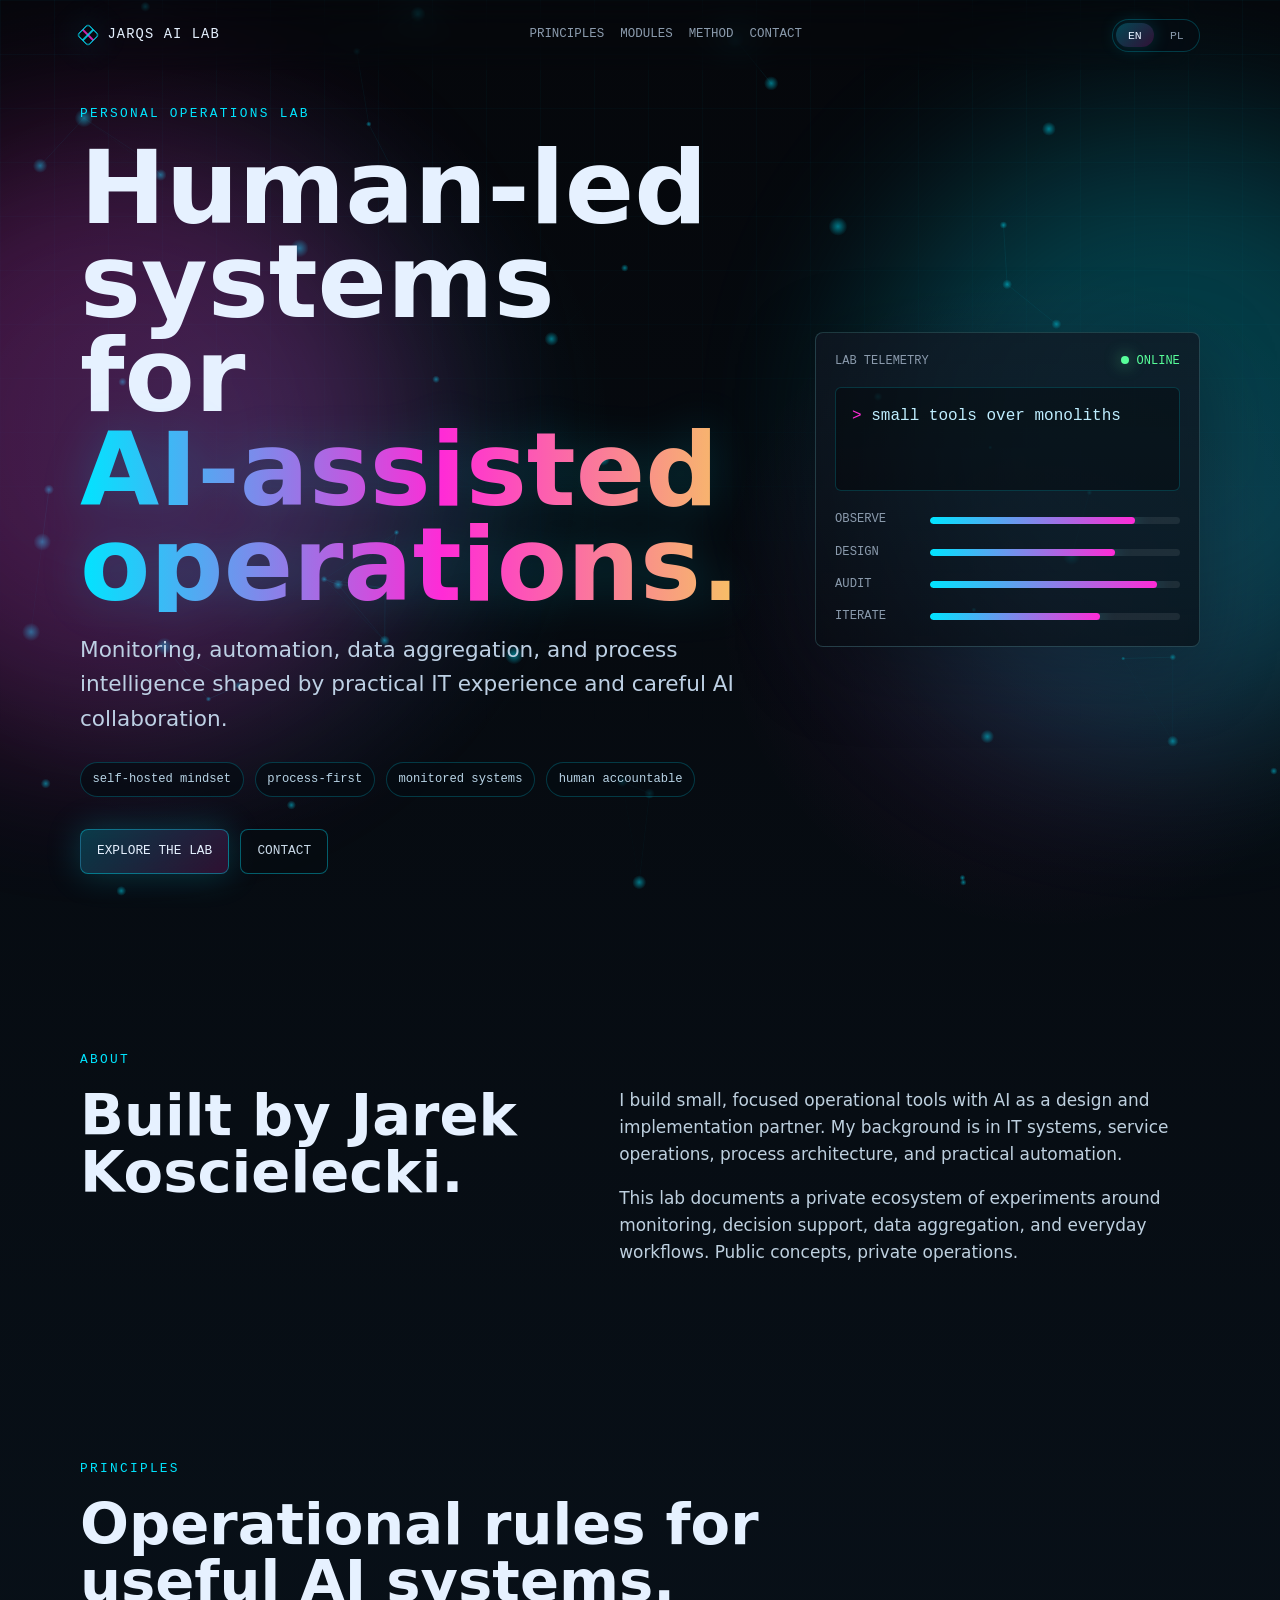
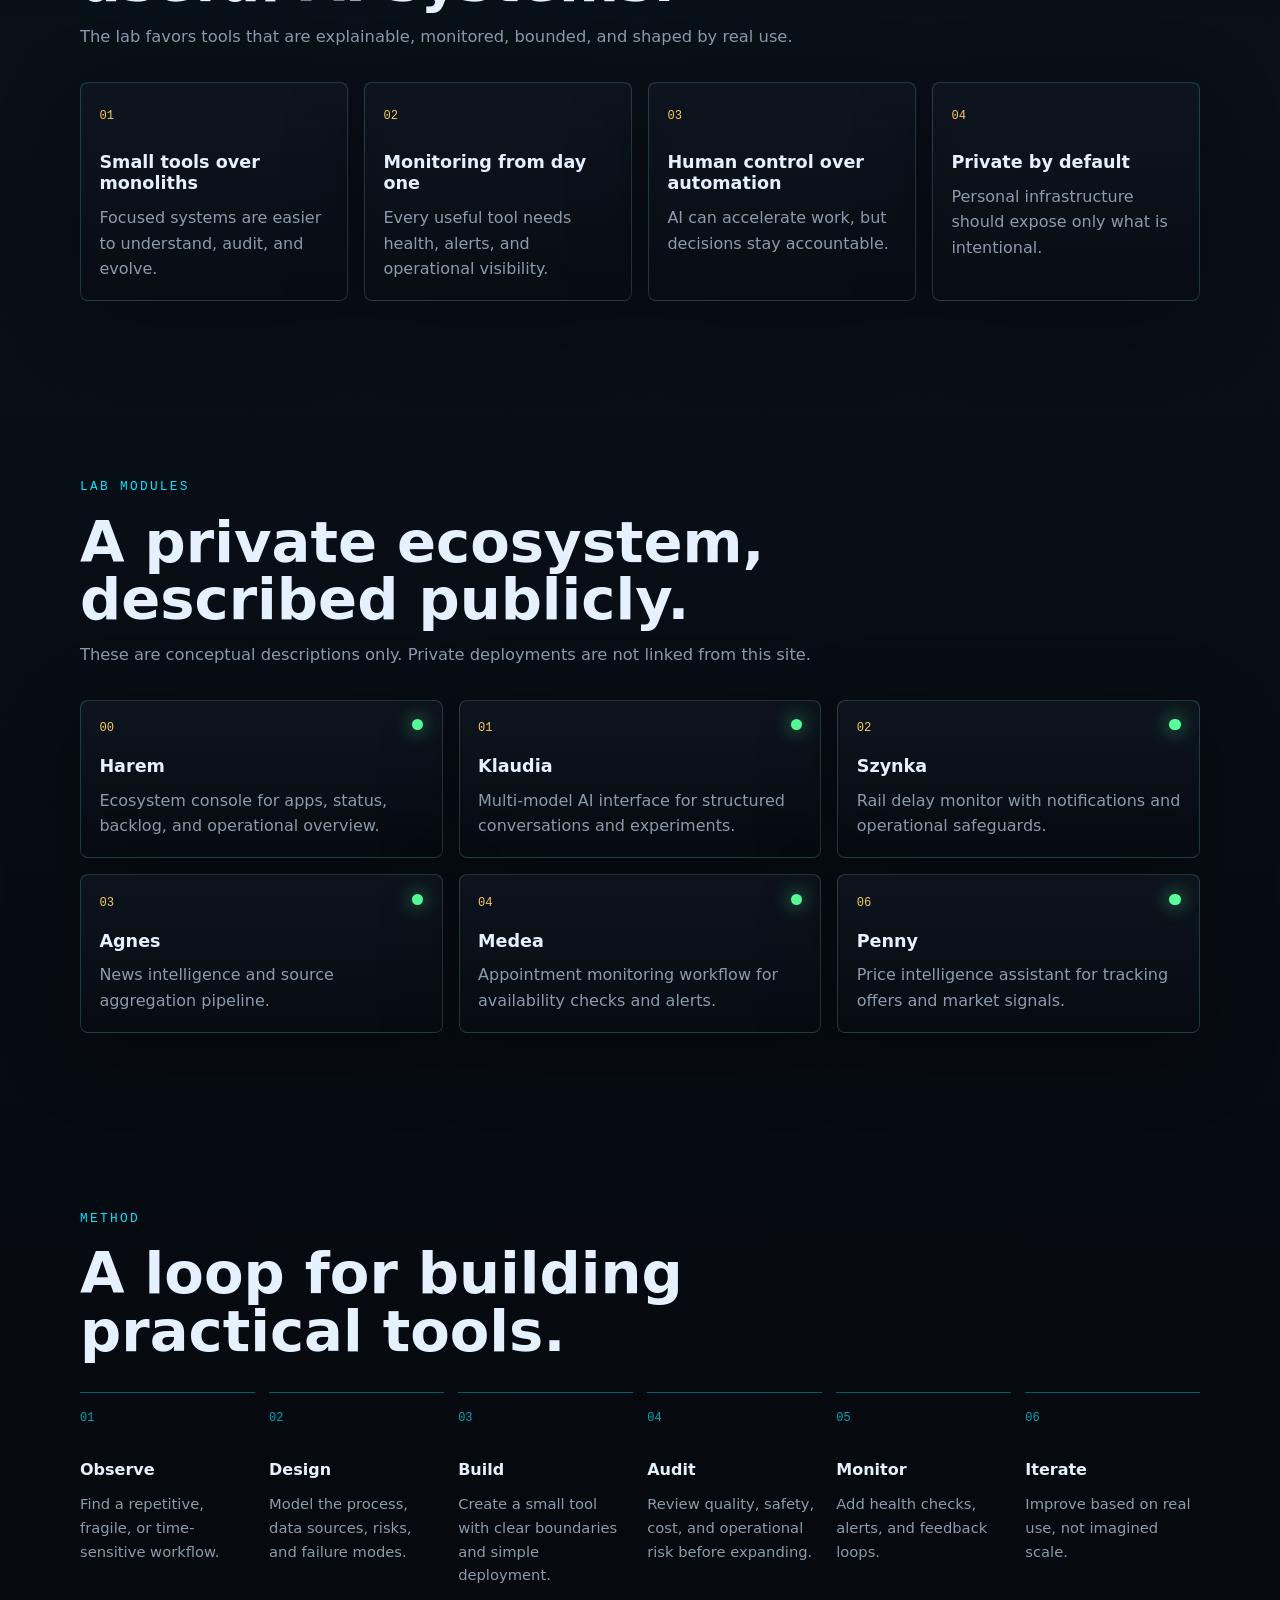
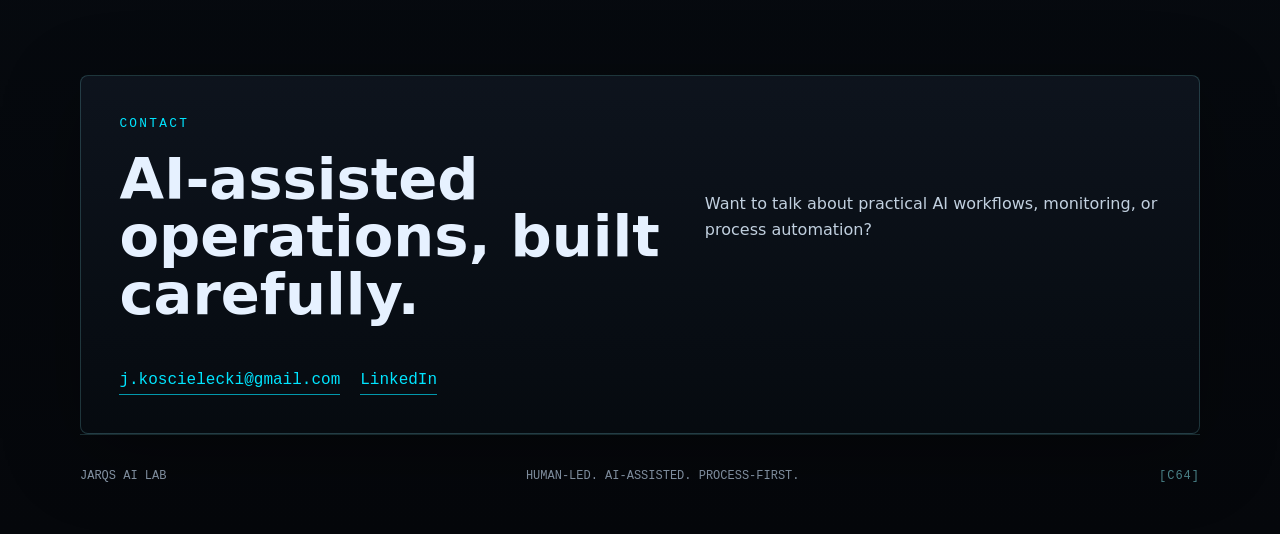
<file: index.html>
<!doctype html>
<html lang="en">
  <head>
    <meta charset="utf-8" />
    <meta name="viewport" content="width=device-width, initial-scale=1" />
    <meta name="theme-color" content="#05070b" />
    <meta
      name="description"
      content="JARQS AI LAB by Jarek Kościelecki / Jarosław Kościelecki is a public AI operations lab focused on monitoring, process automation, data aggregation, self-hosted systems, and practical AI-assisted IT workflows."
    />
    <meta name="author" content="Jarek Kościelecki" />
    <meta
      name="keywords"
      content="Jarek Kościelecki, Jarosław Kościelecki, Jarek Koscielecki, Jaroslaw Koscielecki, Jarqs, JARQS AI Lab, ai.jarqs.net, laboratorium AI, automatyzacja procesów, monitoring aplikacji, monitoring infrastruktury, operacje IT, systemy self-hosted, wsparcie decyzji, agregacja danych, narzędzia operacyjne, AI w procesach IT, AI operations, process automation, infrastructure monitoring, application monitoring, IT operations, self-hosted systems, decision support, data aggregation, operational tools, process intelligence"
    />
    <link rel="canonical" href="https://ai.jarqs.net/" />
    <meta property="og:title" content="JARQS AI LAB" />
    <meta
      property="og:description"
      content="Human-led, AI-assisted systems by Jarek Kościelecki for operations, monitoring, automation, data aggregation, and process intelligence."
    />
    <meta property="og:type" content="website" />
    <meta property="og:url" content="https://ai.jarqs.net/" />
    <meta property="og:see_also" content="https://www.linkedin.com/in/jaros%C5%82aw-ko%C5%9Bcielecki-59ab91110/" />
    <meta property="og:image" content="https://ai.jarqs.net/assets/og-card.svg" />
    <meta property="og:locale" content="en_US" />
    <meta property="og:locale:alternate" content="pl_PL" />
    <meta name="twitter:card" content="summary_large_image" />
    <meta name="twitter:title" content="JARQS AI LAB" />
    <meta
      name="twitter:description"
      content="AI-assisted operations lab by Jarek Kościelecki: monitoring, automation, data aggregation, and practical IT workflows."
    />
    <meta name="twitter:image" content="https://ai.jarqs.net/assets/og-card.svg" />
    <title>JARQS AI LAB</title>
    <link rel="icon" href="/assets/favicon.svg" type="image/svg+xml" />
    <link rel="preload" href="/styles.css" as="style" />
    <link rel="stylesheet" href="/styles.css" />
    <script type="application/ld+json">
      {
        "@context": "https://schema.org",
        "@graph": [
          {
            "@type": "Person",
            "@id": "https://ai.jarqs.net/#person",
            "name": "Jarek Kościelecki",
            "alternateName": [
              "Jarosław Kościelecki",
              "Jarek Koscielecki",
              "Jaroslaw Koscielecki",
              "Jarqs"
            ],
            "url": "https://ai.jarqs.net/",
            "email": "mailto:j.koscielecki@gmail.com",
            "sameAs": [
              "https://www.linkedin.com/in/jaros%C5%82aw-ko%C5%9Bcielecki-59ab91110/"
            ],
            "knowsAbout": [
              "AI operations",
              "IT operations",
              "process automation",
              "infrastructure monitoring",
              "application monitoring",
              "data aggregation",
              "decision support",
              "self-hosted systems",
              "automatyzacja procesów",
              "monitoring aplikacji",
              "monitoring infrastruktury",
              "operacje IT",
              "agregacja danych"
            ]
          },
          {
            "@type": "WebSite",
            "@id": "https://ai.jarqs.net/#website",
            "name": "JARQS AI LAB",
            "alternateName": "Jarqs AI Lab",
            "url": "https://ai.jarqs.net/",
            "inLanguage": ["en", "pl"],
            "description": "Public AI operations lab by Jarek Kościelecki for monitoring, automation, data aggregation, self-hosted systems, and process intelligence.",
            "publisher": {
              "@id": "https://ai.jarqs.net/#person"
            }
          }
        ]
      }
    </script>
    <script src="/main.js" defer></script>
  </head>
  <body data-lang="en">
    <canvas id="lab-canvas" aria-hidden="true"></canvas>
    <div class="ambient ambient-cyan" aria-hidden="true"></div>
    <div class="ambient ambient-magenta" aria-hidden="true"></div>
    <div class="scanline" aria-hidden="true"></div>

    <header class="site-header">
      <a class="brand" href="#top" aria-label="JARQS AI LAB home">
        <span class="brand-mark"></span>
        <span>JARQS AI LAB</span>
      </a>
      <nav class="nav" aria-label="Primary navigation">
        <a href="#principles" data-i18n="nav.principles">Principles</a>
        <a href="#modules" data-i18n="nav.modules">Modules</a>
        <a href="#method" data-i18n="nav.method">Method</a>
        <a href="#contact" data-i18n="nav.contact">Contact</a>
      </nav>
      <div class="lang-toggle" aria-label="Language selector">
        <button type="button" class="active" data-lang-option="en">EN</button>
        <button type="button" data-lang-option="pl">PL</button>
      </div>
    </header>

    <main id="top">
      <section class="hero section">
        <div class="hero-copy">
          <p class="eyebrow" data-i18n="hero.eyebrow">Personal Operations Lab</p>
          <h1>
            <span data-i18n="hero.titleA">Human-led systems for</span>
            <span class="accent-text" data-i18n="hero.titleB">AI-assisted operations.</span>
          </h1>
          <p class="hero-subtitle" data-i18n="hero.subtitle">
            Monitoring, automation, data aggregation, and process intelligence
            shaped by practical IT experience and careful AI collaboration.
          </p>

          <div class="status-row" aria-label="Lab status">
            <span class="status-chip" data-i18n="chips.selfHosted">self-hosted mindset</span>
            <span class="status-chip" data-i18n="chips.processFirst">process-first</span>
            <span class="status-chip" data-i18n="chips.monitored">monitored systems</span>
            <span class="status-chip" data-i18n="chips.accountable">human accountable</span>
          </div>

          <div class="hero-actions">
            <a class="button button-primary" href="#modules" data-i18n="hero.ctaExplore">Explore the lab</a>
            <a class="button button-ghost" href="#contact" data-i18n="hero.ctaContact">Contact</a>
          </div>
        </div>

        <aside class="system-panel" aria-label="System summary">
          <div class="panel-topline">
            <span data-i18n="panel.telemetry">lab telemetry</span>
            <span class="live-dot" data-i18n="panel.online">online</span>
          </div>
          <div class="terminal" aria-live="polite">
            <div class="terminal-line">
              <span class="prompt">&gt;</span>
              <span id="ticker-text">initializing operations loop</span>
            </div>
          </div>
          <div class="signal-stack">
            <div class="signal-row">
              <span data-i18n="method.observe.title">observe</span>
              <span class="bar"><i style="--w: 82%"></i></span>
            </div>
            <div class="signal-row">
              <span data-i18n="method.design.title">design</span>
              <span class="bar"><i style="--w: 74%"></i></span>
            </div>
            <div class="signal-row">
              <span data-i18n="method.audit.title">audit</span>
              <span class="bar"><i style="--w: 91%"></i></span>
            </div>
            <div class="signal-row">
              <span data-i18n="method.iterate.title">iterate</span>
              <span class="bar"><i style="--w: 68%"></i></span>
            </div>
          </div>
        </aside>
      </section>

      <section class="section about" aria-labelledby="about-title">
        <div class="section-kicker" data-i18n="about.kicker">About</div>
        <div class="section-grid">
          <h2 id="about-title" data-i18n="about.title">Built by Jarek Koscielecki.</h2>
          <div class="section-copy">
            <p data-i18n="about.p1">
              I build small, focused operational tools with AI as a design and
              implementation partner. My background is in IT systems, service
              operations, process architecture, and practical automation.
            </p>
            <p data-i18n="about.p2">
              This lab documents a private ecosystem of experiments around
              monitoring, decision support, data aggregation, and everyday
              workflows. Public concepts, private operations.
            </p>
          </div>
        </div>
      </section>

      <section class="section" id="principles" aria-labelledby="principles-title">
        <div class="section-kicker" data-i18n="principles.kicker">Principles</div>
        <div class="section-heading">
          <h2 id="principles-title" data-i18n="principles.title">Operational rules for useful AI systems.</h2>
          <p data-i18n="principles.subtitle">
            The lab favors tools that are explainable, monitored, bounded, and
            shaped by real use.
          </p>
        </div>

        <div class="principle-grid">
          <article class="principle-card">
            <span class="card-index">01</span>
            <h3 data-i18n="principles.small.title">Small tools over monoliths</h3>
            <p data-i18n="principles.small.text">Focused systems are easier to understand, audit, and evolve.</p>
          </article>
          <article class="principle-card">
            <span class="card-index">02</span>
            <h3 data-i18n="principles.monitoring.title">Monitoring from day one</h3>
            <p data-i18n="principles.monitoring.text">Every useful tool needs health, alerts, and operational visibility.</p>
          </article>
          <article class="principle-card">
            <span class="card-index">03</span>
            <h3 data-i18n="principles.human.title">Human control over automation</h3>
            <p data-i18n="principles.human.text">AI can accelerate work, but decisions stay accountable.</p>
          </article>
          <article class="principle-card">
            <span class="card-index">04</span>
            <h3 data-i18n="principles.private.title">Private by default</h3>
            <p data-i18n="principles.private.text">Personal infrastructure should expose only what is intentional.</p>
          </article>
        </div>
      </section>

      <section class="section" id="modules" aria-labelledby="modules-title">
        <div class="section-kicker" data-i18n="modules.kicker">Lab Modules</div>
        <div class="section-heading">
          <h2 id="modules-title" data-i18n="modules.title">A private ecosystem, described publicly.</h2>
          <p data-i18n="modules.subtitle">
            These are conceptual descriptions only. Private deployments are not
            linked from this site.
          </p>
        </div>

        <div class="module-grid">
          <article class="module-card">
            <div class="module-head">
              <span class="module-code">00</span>
              <span class="module-pulse"></span>
            </div>
            <h3>Harem</h3>
            <p data-i18n="modules.harem">Ecosystem console for apps, status, backlog, and operational overview.</p>
          </article>
          <article class="module-card">
            <div class="module-head">
              <span class="module-code">01</span>
              <span class="module-pulse"></span>
            </div>
            <h3>Klaudia</h3>
            <p data-i18n="modules.klaudia">Multi-model AI interface for structured conversations and experiments.</p>
          </article>
          <article class="module-card">
            <div class="module-head">
              <span class="module-code">02</span>
              <span class="module-pulse"></span>
            </div>
            <h3>Szynka</h3>
            <p data-i18n="modules.szynka">Rail delay monitor with notifications and operational safeguards.</p>
          </article>
          <article class="module-card">
            <div class="module-head">
              <span class="module-code">03</span>
              <span class="module-pulse"></span>
            </div>
            <h3>Agnes</h3>
            <p data-i18n="modules.agnes">News intelligence and source aggregation pipeline.</p>
          </article>
          <article class="module-card">
            <div class="module-head">
              <span class="module-code">04</span>
              <span class="module-pulse"></span>
            </div>
            <h3>Medea</h3>
            <p data-i18n="modules.medea">Appointment monitoring workflow for availability checks and alerts.</p>
          </article>
          <article class="module-card">
            <div class="module-head">
              <span class="module-code">06</span>
              <span class="module-pulse"></span>
            </div>
            <h3>Penny</h3>
            <p data-i18n="modules.penny">Price intelligence assistant for tracking offers and market signals.</p>
          </article>
        </div>
      </section>

      <section class="section method" id="method" aria-labelledby="method-title">
        <div class="section-kicker" data-i18n="method.kicker">Method</div>
        <div class="section-heading">
          <h2 id="method-title" data-i18n="method.title">A loop for building practical tools.</h2>
        </div>
        <ol class="method-list">
          <li>
            <span data-i18n="method.observe.title">Observe</span>
            <p data-i18n="method.observe.text">Find a repetitive, fragile, or time-sensitive workflow.</p>
          </li>
          <li>
            <span data-i18n="method.design.title">Design</span>
            <p data-i18n="method.design.text">Model the process, data sources, risks, and failure modes.</p>
          </li>
          <li>
            <span data-i18n="method.build.title">Build</span>
            <p data-i18n="method.build.text">Create a small tool with clear boundaries and simple deployment.</p>
          </li>
          <li>
            <span data-i18n="method.audit.title">Audit</span>
            <p data-i18n="method.audit.text">Review quality, safety, cost, and operational risk before expanding.</p>
          </li>
          <li>
            <span data-i18n="method.monitor.title">Monitor</span>
            <p data-i18n="method.monitor.text">Add health checks, alerts, and feedback loops.</p>
          </li>
          <li>
            <span data-i18n="method.iterate.title">Iterate</span>
            <p data-i18n="method.iterate.text">Improve based on real use, not imagined scale.</p>
          </li>
        </ol>
      </section>

      <section class="section contact" id="contact" aria-labelledby="contact-title">
        <div>
          <div class="section-kicker" data-i18n="contact.kicker">Contact</div>
          <h2 id="contact-title" data-i18n="contact.title">AI-assisted operations, built carefully.</h2>
        </div>
        <p data-i18n="contact.text">
          Want to talk about practical AI workflows, monitoring, or process
          automation?
        </p>
        <div class="contact-links">
          <a class="contact-link" href="mailto:j.koscielecki@gmail.com">
            j.koscielecki@gmail.com
          </a>
          <a
            class="contact-link"
            href="https://www.linkedin.com/in/jaros%C5%82aw-ko%C5%9Bcielecki-59ab91110/"
            rel="me noopener"
          >
            LinkedIn
          </a>
        </div>
      </section>
    </main>

    <footer class="site-footer">
      <span>JARQS AI LAB</span>
      <span data-i18n="footer.line">Human-led. AI-assisted. Process-first.</span>
      <a href="/demo.html" title="C64 Demo" class="footer-c64-link">[C64]</a>
    </footer>
  </body>
</html>
</file>
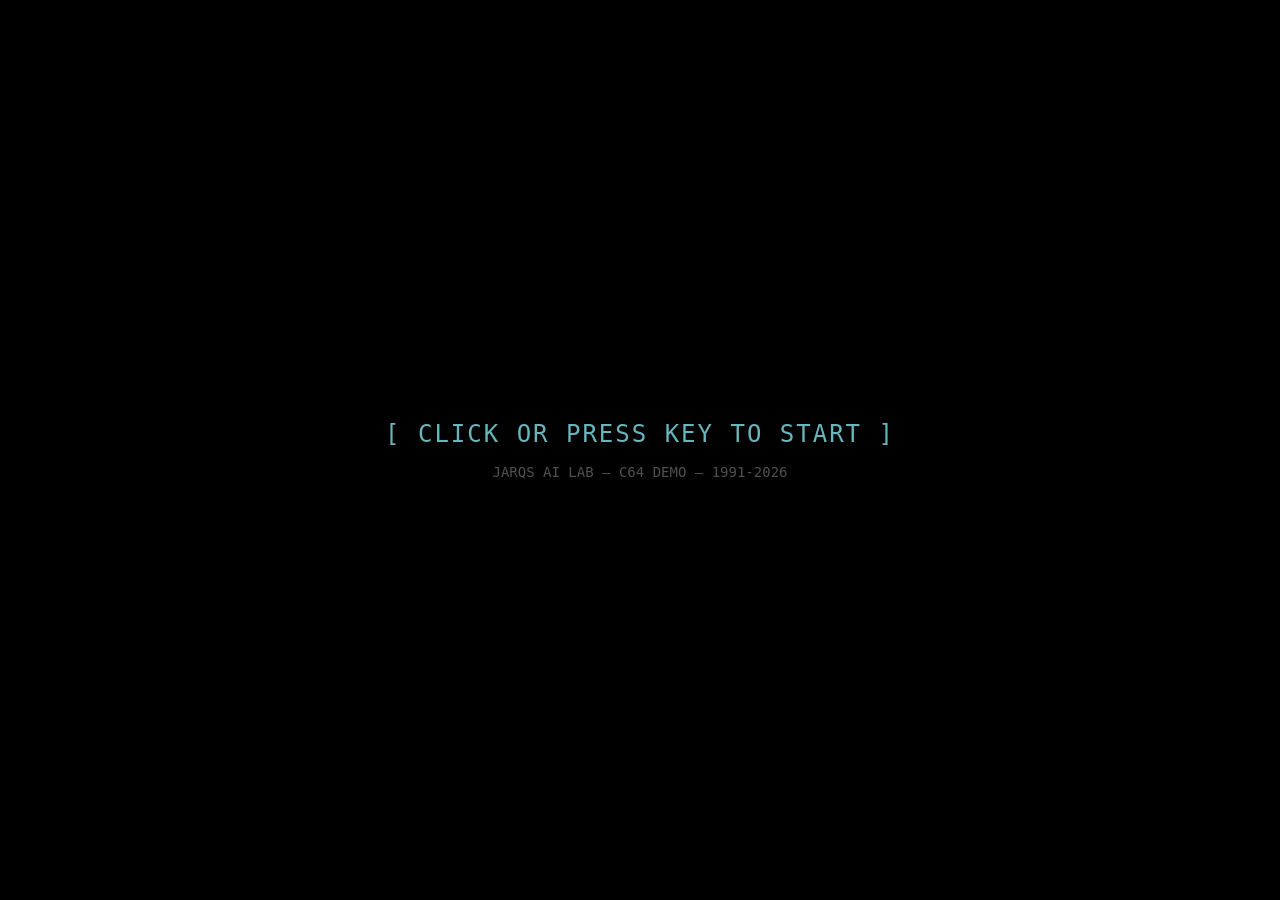
<file: demo.html>
<!DOCTYPE html>
<html>
<head>
<meta charset="UTF-8">
<title>JARQS AI LAB — C64 DEMO</title>
<style>
*{margin:0;padding:0;box-sizing:border-box}
body{background:#000;display:flex;justify-content:center;align-items:center;min-height:100vh;overflow:hidden;cursor:pointer;font-family:monospace}
canvas{display:block;image-rendering:pixelated;image-rendering:crisp-edges;max-width:100vw;max-height:100vh;object-fit:contain}
#overlay{position:fixed;inset:0;background:#000;display:flex;flex-direction:column;justify-content:center;align-items:center;z-index:10}
#overlay p{color:#67B6BD;font-family:monospace;font-size:clamp(14px,3vw,24px);letter-spacing:2px}
#overlay small{color:#505050;font-family:monospace;font-size:clamp(10px,1.5vw,14px);margin-top:16px}
.blink{animation:blink 1s step-end infinite}
@keyframes blink{0%,100%{opacity:1}50%{opacity:0}}
</style>
</head>
<body>
<div id="overlay">
  <p class="blink">[ CLICK OR PRESS KEY TO START ]</p>
  <small>JARQS AI LAB &mdash; C64 DEMO &mdash; 1991-2026</small>
</div>
<canvas id="c" width="640" height="400"></canvas>
<script>
function playSID(sidurl,subtune){if(typeof SIDplayer==='undefined')SIDplayer=new jsSID(16384,0.0005);SIDplayer.loadstart(sidurl,subtune);}function jsSID(bufln,bgnoi){this.author='Hermit';this.sourcecode='http://hermit.sidrip.com';this.version='0.9.1';this.year='2016';if(typeof AudioContext!=='undefined'){var aCtx=new AudioContext();}else {var aCtx=new webkitAudioContext();};var smpr=aCtx.sampleRate;if(typeof aCtx.createJavaScriptNode==='function'){var scrNod=aCtx.createJavaScriptNode(bufln,0,1);}else {var scrNod=aCtx.createScriptProcessor(bufln,0,1);}scrNod.onaudioprocess=function (e){var oBuf=e.outputBuffer;var oDat=oBuf.getChannelData(0);for(var sample=0;sample<oBuf.length;sample++){oDat[sample]=play();}};this.loadstart=function (sidurl,subt){this.loadinit(sidurl,subt);if(startcallback!==null)startcallback();this.playcont();};this.loadinit=function (sidurl,subt){ldd=0;this.pause();initSID();subtune=subt;var req=new XMLHttpRequest();req.open('GET',sidurl,true);req.responseType='arraybuffer';req.onload=function (){var fdat=new Uint8Array(req.response);var i,strend,offs=fdat[7];ldad=fdat[8]+fdat[9]?fdat[8]*256+fdat[9]:fdat[offs]+fdat[offs+1]*256;for(i=0;i<32;i++)tmod[31-i]=fdat[0x12+(i>>3)]&Math.pow(2,7-i%8);for(i=0;i<M.length;i++)M[i]=0;for(i=offs+2;i<fdat.byteLength;i++){if(ldad+i-(offs+2)<M.length)M[ldad+i-(offs+2)]=fdat[i];}strend=1;for(i=0;i<32;i++){if(strend!=0)strend=tit[i]=fdat[0x16+i];else strend=tit[i]=0;}strend=1;for(i=0;i<32;i++){if(strend!=0)strend=auth[i]=fdat[0x36+i];else strend=auth[i]=0;}strend=1;for(i=0;i<32;i++){if(strend!=0)strend=inf[i]=fdat[0x56+i];else strend=inf[i]=0;}ina=fdat[0xA]+fdat[0xB]?fdat[0xA]*256+fdat[0xB]:ldad;pla=plf=fdat[0xC]*256+fdat[0xD];subtune_amount=fdat[0xF];prSIDm[0]=(fdat[0x77]&0x30)>=0x20?8580:6581;prSIDm[1]=(fdat[0x77]&0xC0)>=0x80?8580:6581;prSIDm[2]=(fdat[0x76]&3)>=3?8580:6581;SID_address[1]=fdat[0x7A]>=0x42&&(fdat[0x7A]<0x80||fdat[0x7A]>=0xE0)?0xD000+fdat[0x7A]*16:0;SID_address[2]=fdat[0x7B]>=0x42&&(fdat[0x7B]<0x80||fdat[0x7B]>=0xE0)?0xD000+fdat[0x7B]*16:0;SIDamount=1+(SID_address[1]>0)+(SID_address[2]>0);ldd=1;if(loadcallback!==null)loadcallback();init(subtune);};req.send(null);};this.start=function (subt){init(subt);if(startcallback!==null)startcallback();this.playcont();};this.playcont=function (){scrNod.connect(aCtx.destination);};this.pause=function (){if(ldd&&ind)scrNod.disconnect(aCtx.destination);};this.stop=function (){this.pause();init(subtune);};this.gettitle=function (){return String.fromCharCode.apply(null,tit);};this.getauthor=function (){return String.fromCharCode.apply(null,auth);};this.getinfo=function (){return String.fromCharCode.apply(null,inf);};this.getsubtunes=function (){return subtune_amount;};this.getprefmodel=function (){return prSIDm[0];};this.getmodel=function (){return SIDm;};this.getoutput=function (){return (output/SCALE)*(M[0xD418]&0xF);};this.getplaytime=function (){return parseInt(playtime);};this.setmodel=function (model){SIDm=model;};this.setvolume=function (vol){volume=vol;};this.setloadcallback=function (fname){loadcallback=fname;};this.setstartcallback=function (fname){startcallback=fname;};this.setendcallback=function (fname,seconds){endcallback=fname;playlength=seconds;};var CLK=985248,FR=50,CHA=3,SCALE=0x10000*CHA*16;var SIDamount_vol=[0,1,0.6,0.4];var tit=new Uint8Array(0x20);var auth=new Uint8Array(0x20);var inf=new Uint8Array(0x20);var tmod=new Uint8Array(0x20);var ldad=0x1000,ina=0x1000,plf=0x1003,pla=0x1003,subtune=0,subtune_amount=1,playlength=0;var prSIDm=[8580.0,8580.0,8580.0];var SIDm=8580.0;var SID_address=[0xD400,0,0];var M=new Uint8Array(65536);var ldd=0,ind=0,fin=0,loadcallback=null,startcallback=null;endcallback=null,playtime=0,ended=0;var ckr=CLK/smpr;var fspd=smpr/FR;var fcnt=1,volume=1.0,CPUtime=0,pPC;var SIDamount=1,mix=0;function init(subt){if(ldd){ind=0;subtune=subt;initCPU(ina);initSID();A=subtune;M[1]=0x37;M[0xDC05]=0;for(var tout=100000;tout>=0;tout--){if(CPU())break;}if(tmod[subtune]||M[0xDC05]){if(!M[0xDC05]){M[0xDC04]=0x24;M[0xDC05]=0x40;}fspd=(M[0xDC04]+M[0xDC05]*256)/ckr;}else fspd=smpr/FR;if(plf==0)pla=((M[1]&3)<2)?M[0xFFFE]+M[0xFFFF]*256:M[0x314]+M[0x315]*256;else {pla=plf;if(pla>=0xE000&&M[1]==0x37)M[1]=0x35;}initCPU(pla);fcnt=1;fin=0;CPUtime=0;playtime=0;ended=0;ind=1;}}function play(){if(ldd&&ind){fcnt--;playtime+=1/smpr;if(fcnt<=0){fcnt=fspd;fin=0;PC=pla;SP=0xFF;}if(fin==0){while(CPUtime<=ckr){pPC=PC;if(CPU()>=0xFE){fin=1;break;}else CPUtime+=cyc;if((M[1]&3)>1&&pPC<0xE000&&(PC==0xEA31||PC==0xEA81)){fin=1;break;}if((addr==0xDC05||addr==0xDC04)&&(M[1]&3)&&tmod[subtune])fspd=(M[0xDC04]+M[0xDC05]*256)/ckr;if(sta>=0xD420&&sta<0xD800&&(M[1]&3)){if(!(SID_address[1]<=sta&&sta<SID_address[1]+0x1F)&&!(SID_address[2]<=sta&&sta<SID_address[2]+0x1F))M[sta&0xD41F]=M[sta];}if(addr==0xD404&&!(M[0xD404]&1))Ast[0]&=0x3E;if(addr==0xD40B&&!(M[0xD40B]&1))Ast[1]&=0x3E;if(addr==0xD412&&!(M[0xD412]&1))Ast[2]&=0x3E;}CPUtime-=ckr;}}if(playlength>0&&parseInt(playtime)==parseInt(playlength)&&endcallback!==null&&ended==0){ended=1;endcallback();}mix=SID(0,0xD400);if(SID_address[1])mix+=SID(1,SID_address[1]);if(SID_address[2])mix+=SID(2,SID_address[2]);return mix*volume*SIDamount_vol[SIDamount]+(Math.random()*bgnoi-bgnoi/2);};var flagsw=[0x01,0x21,0x04,0x24,0x00,0x40,0x08,0x28],brf=[0x80,0x40,0x01,0x02];var PC=0,A=0,T=0,X=0,Y=0,SP=0xFF,IR=0,addr=0,ST=0x00,cyc=0,sta=0;function initCPU(mempos){PC=mempos;A=0;X=0;Y=0;ST=0;SP=0xFF;}function CPU(){IR=M[PC];cyc=2;sta=0;if(IR&1){switch(IR&0x1F){case 1:case 3:addr=M[M[++PC]+X]+M[M[PC]+X+1]*256;cyc=6;break;case 0x11:case 0x13:addr=M[M[++PC]]+M[M[PC]+1]*256+Y;cyc=6;break;case 0x19:case 0x1F:addr=M[++PC]+M[++PC]*256+Y;cyc=5;break;case 0x1D:addr=M[++PC]+M[++PC]*256+X;cyc=5;break;case 0xD:case 0xF:addr=M[++PC]+M[++PC]*256;cyc=4;break;case 0x15:addr=M[++PC]+X;cyc=4;break;case 5:case 7:addr=M[++PC];cyc=3;break;case 0x17:addr=M[++PC]+Y;cyc=4;break;case 9:case 0xB:addr=++PC;cyc=2;}addr&=0xFFFF;switch(IR&0xE0){case 0x60:T=A;A+=M[addr]+(ST&1);ST&=20;ST|=(A&128)|(A>255);A&=0xFF;ST|=(!A)<<1|(!((T^M[addr])&0x80)&&((T^A)&0x80))>>1;break;case 0xE0:T=A;A-=M[addr]+!(ST&1);ST&=20;ST|=(A&128)|(A>=0);A&=0xFF;ST|=(!A)<<1|(((T^M[addr])&0x80)&&((T^A)&0x80))>>1;break;case 0xC0:T=A-M[addr];ST&=124;ST|=(!(T&0xFF))<<1|(T&128)|(T>=0);break;case 0x00:A|=M[addr];ST&=125;ST|=(!A)<<1|(A&128);break;case 0x20:A&=M[addr];ST&=125;ST|=(!A)<<1|(A&128);break;case 0x40:A^=M[addr];ST&=125;ST|=(!A)<<1|(A&128);break;case 0xA0:A=M[addr];ST&=125;ST|=(!A)<<1|(A&128);if((IR&3)==3)X=A;break;case 0x80:M[addr]=A&(((IR&3)==3)?X:0xFF);sta=addr;}}else if(IR&2){switch(IR&0x1F){case 0x1E:addr=M[++PC]+M[++PC]*256+(((IR&0xC0)!=0x80)?X:Y);cyc=5;break;case 0xE:addr=M[++PC]+M[++PC]*256;cyc=4;break;case 0x16:addr=M[++PC]+(((IR&0xC0)!=0x80)?X:Y);cyc=4;break;case 6:addr=M[++PC];cyc=3;break;case 2:addr=++PC;cyc=2;}addr&=0xFFFF;switch(IR&0xE0){case 0x00:ST&=0xFE;case 0x20:if((IR&0xF)==0xA){A=(A<<1)+(ST&1);ST&=60;ST|=(A&128)|(A>255);A&=0xFF;ST|=(!A)<<1;}else {T=(M[addr]<<1)+(ST&1);ST&=60;ST|=(T&128)|(T>255);T&=0xFF;ST|=(!T)<<1;M[addr]=T;cyc+=2;}break;case 0x40:ST&=0xFE;case 0x60:if((IR&0xF)==0xA){T=A;A=(A>>1)+(ST&1)*128;ST&=60;ST|=(A&128)|(T&1);A&=0xFF;ST|=(!A)<<1;}else {T=(M[addr]>>1)+(ST&1)*128;ST&=60;ST|=(T&128)|(M[addr]&1);T&=0xFF;ST|=(!T)<<1;M[addr]=T;cyc+=2;}break;case 0xC0:if(IR&4){M[addr]--;M[addr]&=0xFF;ST&=125;ST|=(!M[addr])<<1|(M[addr]&128);cyc+=2;}else {X--;X&=0xFF;ST&=125;ST|=(!X)<<1|(X&128);}break;case 0xA0:if((IR&0xF)!=0xA)X=M[addr];else if(IR&0x10){X=SP;break;}else X=A;ST&=125;ST|=(!X)<<1|(X&128);break;case 0x80:if(IR&4){M[addr]=X;sta=addr;}else if(IR&0x10)SP=X;else {A=X;ST&=125;ST|=(!A)<<1|(A&128);}break;case 0xE0:if(IR&4){M[addr]++;M[addr]&=0xFF;ST&=125;ST|=(!M[addr])<<1|(M[addr]&128);cyc+=2;}}}else if((IR&0xC)==8){switch(IR&0xF0){case 0x60:SP++;SP&=0xFF;A=M[0x100+SP];ST&=125;ST|=(!A)<<1|(A&128);cyc=4;break;case 0xC0:Y++;Y&=0xFF;ST&=125;ST|=(!Y)<<1|(Y&128);break;case 0xE0:X++;X&=0xFF;ST&=125;ST|=(!X)<<1|(X&128);break;case 0x80:Y--;Y&=0xFF;ST&=125;ST|=(!Y)<<1|(Y&128);break;case 0x00:M[0x100+SP]=ST;SP--;SP&=0xFF;cyc=3;break;case 0x20:SP++;SP&=0xFF;ST=M[0x100+SP];cyc=4;break;case 0x40:M[0x100+SP]=A;SP--;SP&=0xFF;cyc=3;break;case 0x90:A=Y;ST&=125;ST|=(!A)<<1|(A&128);break;case 0xA0:Y=A;ST&=125;ST|=(!Y)<<1|(Y&128);break;default:if(flagsw[IR>>5]&0x20)ST|=(flagsw[IR>>5]&0xDF);else ST&=255-(flagsw[IR>>5]&0xDF);}}else {if((IR&0x1F)==0x10){PC++;T=M[PC];if(T&0x80)T-=0x100;if(IR&0x20){if(ST&brf[IR>>6]){PC+=T;cyc=3;}}else {if(!(ST&brf[IR>>6])){PC+=T;cyc=3;}}}else {switch(IR&0x1F){case 0:addr=++PC;cyc=2;break;case 0x1C:addr=M[++PC]+M[++PC]*256+X;cyc=5;break;case 0xC:addr=M[++PC]+M[++PC]*256;cyc=4;break;case 0x14:addr=M[++PC]+X;cyc=4;break;case 4:addr=M[++PC];cyc=3;}addr&=0xFFFF;switch(IR&0xE0){case 0x00:M[0x100+SP]=PC%256;SP--;SP&=0xFF;M[0x100+SP]=PC/256;SP--;SP&=0xFF;M[0x100+SP]=ST;SP--;SP&=0xFF;PC=M[0xFFFE]+M[0xFFFF]*256-1;cyc=7;break;case 0x20:if(IR&0xF){ST&=0x3D;ST|=(M[addr]&0xC0)|(!(A&M[addr]))<<1;}else {M[0x100+SP]=(PC+2)%256;SP--;SP&=0xFF;M[0x100+SP]=(PC+2)/256;SP--;SP&=0xFF;PC=M[addr]+M[addr+1]*256-1;cyc=6;}break;case 0x40:if(IR&0xF){PC=addr-1;cyc=3;}else {if(SP>=0xFF)return 0xFE;SP++;SP&=0xFF;ST=M[0x100+SP];SP++;SP&=0xFF;T=M[0x100+SP];SP++;SP&=0xFF;PC=M[0x100+SP]+T*256-1;cyc=6;}break;case 0x60:if(IR&0xF){PC=M[addr]+M[addr+1]*256-1;cyc=5;}else {if(SP>=0xFF)return 0xFF;SP++;SP&=0xFF;T=M[0x100+SP];SP++;SP&=0xFF;PC=M[0x100+SP]+T*256-1;cyc=6;}break;case 0xC0:T=Y-M[addr];ST&=124;ST|=(!(T&0xFF))<<1|(T&128)|(T>=0);break;case 0xE0:T=X-M[addr];ST&=124;ST|=(!(T&0xFF))<<1|(T&128)|(T>=0);break;case 0xA0:Y=M[addr];ST&=125;ST|=(!Y)<<1|(Y&128);break;case 0x80:M[addr]=Y;sta=addr;}}}PC++;PC&=0xFFFF;return 0;};var GAT=0x01,SYN=0x02,RNG=0x04,TST=0x08,TRI=0x10,SAW=0x20,PUL=0x40,NOI=0x80,HZ=0x10,DECSUS=0x40,ATK=0x80,FSW=[1,2,4,1,2,4,1,2,4],LP=0x10,BP=0x20,HP=0x40,OFF3=0x80;var Ast=[0,0,0,0,0,0,0,0,0],rcnt=[0,0,0,0,0,0,0,0,0],envcnt=[0,0,0,0,0,0,0,0,0],expcnt=[0,0,0,0,0,0,0,0,0],pSR=[0,0,0,0,0,0,0,0,0];var pacc=[0,0,0,0,0,0,0,0,0],pracc=[0,0,0,0,0,0,0,0,0],sMSBrise=[0,0,0],sMSB=[0,0,0];var nLFSR=[0x7FFFF8,0x7FFFF8,0x7FFFF8,0x7FFFF8,0x7FFFF8,0x7FFFF8,0x7FFFF8,0x7FFFF8,0x7FFFF8];var prevwfout=[0,0,0,0,0,0,0,0,0],pwv=[0,0,0,0,0,0,0,0,0],combiwf;var plp=[0,0,0],pbp=[0,0,0],ctfr=-2*3.14*(12500/256)/smpr,ctf_ratio_6581=-2*3.14*(20000/256)/smpr;var pgt,chnadd,ctrl,wf,test,prd,step,SR,aAdd,MSB,tmp,pw,lim,wfout,ctf,reso,flin,output;function initSID(){for(var i=0xD400;i<=0xD7FF;i++)M[i]=0;for(var i=0xDE00;i<=0xDFFF;i++)M[i]=0;for(var i=0;i<9;i++){Ast[i]=HZ;rcnt[i]=envcnt[i]=expcnt[i]=pSR[i]=0;}}function SID(num,SIDaddr){flin=0;output=0;for(var chn=num*CHA;chn<(num+1)*CHA;chn++){pgt=(Ast[chn]&GAT);chnadd=SIDaddr+(chn-num*CHA)*7,ctrl=M[chnadd+4];wf=ctrl&0xF0;test=ctrl&TST;SR=M[chnadd+6];tmp=0;if(pgt!=(ctrl&GAT)){if(pgt){Ast[chn]&=0xFF-(GAT|ATK|DECSUS);}else {Ast[chn]=(GAT|ATK|DECSUS);if((SR&0xF)>(pSR[chn]&0xF))tmp=1;}}pSR[chn]=SR;rcnt[chn]+=ckr;if(rcnt[chn]>=0x8000)rcnt[chn]-=0x8000;if(Ast[chn]&ATK){step=M[chnadd+5]>>4;prd=Aprd[step];}else if(Ast[chn]&DECSUS){step=M[chnadd+5]&0xF;prd=Aprd[step];}else {step=SR&0xF;prd=Aprd[step];}step=Astp[step];if(rcnt[chn]>=prd&&rcnt[chn]<prd+ckr&&tmp==0){rcnt[chn]-=prd;if((Ast[chn]&ATK)||++expcnt[chn]==Aexp[envcnt[chn]]){if(!(Ast[chn]&HZ)){if(Ast[chn]&ATK){envcnt[chn]+=step;if(envcnt[chn]>=0xFF){envcnt[chn]=0xFF;Ast[chn]&=0xFF-ATK;}}else if(!(Ast[chn]&DECSUS)||envcnt[chn]>(SR>>4)+(SR&0xF0)){envcnt[chn]-=step;if(envcnt[chn]<=0&&envcnt[chn]+step!=0){envcnt[chn]=0;Ast[chn]|=HZ;}}}expcnt[chn]=0;}}envcnt[chn]&=0xFF;aAdd=(M[chnadd]+M[chnadd+1]*256)*ckr;if(test||((ctrl&SYN)&&sMSBrise[num])){pacc[chn]=0;}else {pacc[chn]+=aAdd;if(pacc[chn]>0xFFFFFF)pacc[chn]-=0x1000000;}MSB=pacc[chn]&0x800000;sMSBrise[num]=(MSB>(pracc[chn]&0x800000))?1:0;if(wf&NOI){tmp=nLFSR[chn];if(((pacc[chn]&0x100000)!=(pracc[chn]&0x100000))||aAdd>=0x100000){step=(tmp&0x400000)^((tmp&0x20000)<<5);tmp=((tmp<<1)+(step>0||test))&0x7FFFFF;nLFSR[chn]=tmp;}wfout=(wf&0x70)?0:((tmp&0x100000)>>5)+((tmp&0x40000)>>4)+((tmp&0x4000)>>1)+((tmp&0x800)<<1)+((tmp&0x200)<<2)+((tmp&0x20)<<5)+((tmp&0x04)<<7)+((tmp&0x01)<<8);}else if(wf&PUL){pw=(M[chnadd+2]+(M[chnadd+3]&0xF)*256)*16;tmp=aAdd>>9;if(0<pw&&pw<tmp)pw=tmp;tmp^=0xFFFF;if(pw>tmp)pw=tmp;tmp=pacc[chn]>>8;if(wf==PUL){step=256/(aAdd>>16);if(test)wfout=0xFFFF;else if(tmp<pw){lim=(0xFFFF-pw)*step;if(lim>0xFFFF)lim=0xFFFF;wfout=lim-(pw-tmp)*step;if(wfout<0)wfout=0;}else {lim=pw*step;if(lim>0xFFFF)lim=0xFFFF;wfout=(0xFFFF-tmp)*step-lim;if(wfout>=0)wfout=0xFFFF;wfout&=0xFFFF;}}else {wfout=(tmp>=pw||test)?0xFFFF:0;if(wf&TRI){if(wf&SAW){wfout=(wfout)?cmbWF(chn,Pulsetrsaw,tmp>>4,1):0;}else {tmp=pacc[chn]^(ctrl&RNG?sMSB[num]:0);wfout=(wfout)?cmbWF(chn,pusaw,(tmp^(tmp&0x800000?0xFFFFFF:0))>>11,0):0;}}else if(wf&SAW)wfout=(wfout)?cmbWF(chn,pusaw,tmp>>4,1):0;}}else if(wf&SAW){wfout=pacc[chn]>>8;if(wf&TRI)wfout=cmbWF(chn,trsaw,wfout>>4,1);else {step=aAdd/0x1200000;wfout+=wfout*step;if(wfout>0xFFFF)wfout=0xFFFF-(wfout-0x10000)/step;}}else if(wf&TRI){tmp=pacc[chn]^(ctrl&RNG?sMSB[num]:0);wfout=(tmp^(tmp&0x800000?0xFFFFFF:0))>>7;}if(wf)prevwfout[chn]=wfout;else {wfout=prevwfout[chn];}pracc[chn]=pacc[chn];sMSB[num]=MSB;if(M[SIDaddr+0x17]&FSW[chn])flin+=(wfout-0x8000)*(envcnt[chn]/256);else if((chn%CHA)!=2||!(M[SIDaddr+0x18]&OFF3))output+=(wfout-0x8000)*(envcnt[chn]/256);}if(M[1]&3)M[SIDaddr+0x1B]=wfout>>8;M[SIDaddr+0x1C]=envcnt[3];ctf=(M[SIDaddr+0x15]&7)/8+M[SIDaddr+0x16]+0.2;if(SIDm==8580.0){ctf=1-Math.exp(ctf*ctfr);reso=Math.pow(2,((4-(M[SIDaddr+0x17]>>4))/8));}else {if(ctf<24)ctf=0.035;else ctf=1-1.263*Math.exp(ctf*ctf_ratio_6581);reso=(M[SIDaddr+0x17]>0x5F)?8/(M[SIDaddr+0x17]>>4):1.41;}tmp=flin+pbp[num]*reso+plp[num];if(M[SIDaddr+0x18]&HP)output-=tmp;tmp=pbp[num]-tmp*ctf;pbp[num]=tmp;if(M[SIDaddr+0x18]&BP)output-=tmp;tmp=plp[num]+tmp*ctf;plp[num]=tmp;if(M[SIDaddr+0x18]&LP)output+=tmp;return (output/SCALE)*(M[SIDaddr+0x18]&0xF);}function cmbWF(chn,wfa,index,differ6581){if(differ6581&&SIDm==6581.0)index&=0x7FF;combiwf=(wfa[index]+pwv[chn])/2;pwv[chn]=wfa[index];return combiwf;}function cCmbWF(wfa,bitmul,bstr,trh){for(var i=0;i<4096;i++){wfa[i]=0;for(var j=0;j<12;j++){var blvl=0;for(var k=0;k<12;k++){blvl+=(bitmul/Math.pow(bstr,Math.abs(k-j)))*(((i>>k)&1)-0.5);}wfa[i]+=(blvl>=trh)?Math.pow(2,j):0;}wfa[i]*=12;}}trsaw=new Array(4096);cCmbWF(trsaw,0.8,2.4,0.64);pusaw=new Array(4096);cCmbWF(pusaw,1.4,1.9,0.68);Pulsetrsaw=new Array(4096);cCmbWF(Pulsetrsaw,0.8,2.5,0.64);var prd0=Math.max(ckr,9);var Aprd=[prd0,32*1,63*1,95*1,149*1,220*1,267*1,313*1,392*1,977*1,1954*1,3126*1,3907*1,11720*1,19532*1,31251*1];var Astp=[Math.ceil(prd0/9),1,1,1,1,1,1,1,1,1,1,1,1,1,1,1];var Aexp=[1,30,30,30,30,30,30,16,16,16,16,16,16,16,16,8,8,8,8,8,8,8,8,8,8,8,8,4,4,4,4,4,4,4,4,4,4,4,4,4,4,4,4,4,4,4,4,4,4,4,4,4,4,4,4,2,2,2,2,2,2,2,2,2,2,2,2,2,2,2,2,2,2,2,2,2,2,2,2,2,2,2,2,2,2,2,2,2,2,2,2,2,2,2,1,1,1,1,1,1,1,1,1,1,1,1,1,1,1,1,1,1,1,1,1,1,1,1,1,1,1,1,1,1,1,1,1,1,1,1,1,1,1,1,1,1,1,1,1,1,1,1,1,1,1,1,1,1,1,1,1,1,1,1,1,1,1,1,1,1,1,1,1,1,1,1,1,1,1,1,1,1,1,1,1,1,1,1,1,1,1,1,1,1,1,1,1,1,1,1,1,1,1,1,1,1,1,1,1,1,1,1,1,1,1,1,1,1,1,1,1,1,1,1,1,1,1,1,1,1,1,1,1,1,1,1,1,1,1,1,1,1,1,1,1,1,1,1,1,1,1,1,1,1,1,1,1,1,1,1,1,1,1,1,1,1];}
</script>
<script>
const SID_B64="[base64]/[base64]/////+//39/v6M24duRydGIiMhAREAAAEQAiMjNTZWdpl46rzd7///////////////////////////////////////7czaupqoeId2ZVVVREVEUnXWdEZ2RndXhnhneHd2d2ZmRlZWVVVVVUVEVVRWVlZnd3iZiaq7zN3u///////////////////////////////////+7d3Mu7qqqpmZmIiIiIiIiIiIiIiIiZmZmZmZmZmZmZmZmZmZmZmZmZmZiZmZmZmZmaqqqqu7vMzN3d3u5+////////////////////3//+7u7t3d3MzMtHeIeIiIiHgCQzNCeABeLw+6///////cuolZVUVxRzFCMQAAAAAAAAABEkVqrf//////////////7/vbh1UxEAAAAAAAAAAAAAAJFJf8/////////5/arMe6yqaUlG5KdoUyQRMCAQEBA2OShk2Lj0trhYiHibrczuze++n7nNjLu4hraHeEYxk2JwJ1IVVUcgVzMCSmc6l0qJf5/939/+79/f3dqOlmhhNHESckNAMAUAAQEDGDQVRmmnyJq7rt3/39r8/[base64]///7gL3////I3rIgAAAAAAAgAARXMo/8uJtivt7ah5IXeXXaEAVEWv0zq838uVTfzv2YNLynQTWZaHUAM1qIphKc7/[base64]///C8BAAAAIcP//f//vHVEEjEAABtGz/3//+2kcyABABApmKn5/e//yJU0ABEAIIuJv/zPz/vIhzASMRAFOGq93L7/+7p2IyIyARZFeLq8vez73qdkQzEBIiFWq6zN/[base64]/y/78layvA/79vXcaDAAAAkCF/+f//+Nv40jBgaFBHTXBoABF2jd/6///suVcEMAEDNAN2WVfKzMqr7fnN+sqJc1MAMQABRSW5u7zL7t3LurmrdnImEiEDJFNEZ4vd7M/bzLy9mpdnQyAjESNFVGd3qJvN7u/[base64]/23IBBWnu7KcwADrP/7tgABas/s2VEANb/+3JMAA5zv/eYAAWfP7+pRACSd7/ykAAJp//62QAA2v//qhAACnO/8pyAAWt/92WIANrzf7JQAAnvP/[base64]/tQb6sG/[base64]/tQb6sG/[base64]/[base64]/gAA/v4AAP7+AAD+/gAA/v4AAP7+AAD+/gAA/v4AAP7+AAD+/gAA/v4AAP7+AAD+/gAA/v4AAP7+AAD+/fsA/v37AP79+wD+/fsA/v37AP79+wD7+fsA+/n7APv5+wD7+fsA+/n7APv5+wD7+fsA+/n7APv5+wD7+fsA+/n7APv5+wD7+fsA+/n7APv5+wD7+fsA+/[base64]/n7APv5+wD7+fsA+/n7APv5+wD7+fsA+/n7APv5+wD7+fsA+/n7APv5+wD7+fsA+/n7APv5+wD7+fsA+/[base64]/gAAA/4AAAP+AAAD/gAAA/4AAAP+AAAD/gAAA/4AAAP+AAAD/gAAA/4AAAP+AAAD/gAAA/4AAP79+wD+/fsA/v37AP79+wD+/fsA/v37APv5+wD7+fv09PT09PT09PT09PT09PT0AAAAAAAAAAAMDAwMAPv5+wD7+fsA+/n7APv5+wD7+fsA+/[base64]/v7+/v7+/v7+/v7+/v7+/v7+/v7+/v7+/v7+/v7+/v7+/v7+/v7+/v7+/v7+/v7+/v7+/v7+/v7+/v7+/v7+/v7+/v7+/v7+/v7+/v7+/v7+/v7+/v7+/v7+/v7+/v7+/v7+/v7+/v7+/v7+/v7+/v7+/v7+/v7+/v7+/v7+/v7+/v7+/v7+/v7+/v7+/v7+/v7+/v7+/v7+/v7+/v7+/v7+/v7+/v7+/v7+/v7+/v7+/v7+/v7+/v7+/v7+/v7+/v7+/v7+/v7+/v7+/v7+/v7+/v7+/v7+/v7+/v7+/v7+/v7+/v7+/v7+/v7+/v7+/v7+/v7+/v7+QkZKSkoEgIAAAAAAAgAAAAAAAAAD/AAAAAAAAAIGe7QAAAAAAgAAAAAAAAAAf8QBQQP8AEUHZnQCwICAQQBAAAAAAAAD/AAAAAAAAAEEAkABwEBAgQRAAAAAAAAAf8ZAAMP8JAYEKChAAAAAAgAAAAAAAAAA/8bAAEP8QAYEgUAAgCQVwQQAAAAAAAAD/AAAAAAAAAEEggACAEBABERAAACAFGgD/AAAAAAAAAEEJmwAACAL/QBAAACAGGgD/AAAAAAAAAIEA0P8AAAAAgQJAAAAAAAD/AAAAAAAAAIEgkABwEBAgQRAAAAAAAAAf8ZAAMP8JAYEJCQAAAAAAgQAAAAAAAAAf8ZAAEP8BAYEA6QCAEBAgQAAAAAAAAAD/AAAAAAAAAEEJmgAgIBBQQAAAACAGGgD/AAAAAAAAABUJCQEAAAAAFAEBGgAAAAD/AAAAAAAAABHQqQAAAAAAEAAAAAAAAAD/AAAAAAAAAEEAgAAA/6ACQRBAAAUJGgD/AAAAAAAAAIEJCRAAAAAAgAAAAAAAAAA/8bAAEP8QAYEA4AAAAAAAAAAAAAAAAAD/AAAAAAAAAEEJmQADAgL/QBAAACCGEAD/AAAAAAAAAEEA8f+g//9AQAAAAAAAAAD//wAAAAAAAEEQ8UCQ8AAAQAAAAAAAAAD/[base64]/[base64]/[base64]/Q3OjccCvfXN/Q7OjcgCTBrBqQKdDc6tiM2dDs6txwIpBNC8vfXNzYjNsAatic2d9c04vfTN7ZDNnfTNnQDUvfXN7ZHNnfXNnQHUYK3IAs2RzZAK0NytxwLNkM2w1L0Nzp30zZ0A1L0Ozp31zZ0B1KkAmYLNYDi9Dc799M2NxwK9Ds799c2NyAJMl8Gp/p0Nzq2IzZ0Ozq3HAikE8ANMrsC99c3NiM2QBq2JzZ31zRi99M1tkM2d9M2dANS99c1tkc2d9c2dAdRgrcgCzZHNkArQ3K3HAs2QzbDUvQ3OnfTNnQDUvQ7OnfXNnQHUTD7BrZXN8AegAKIAIOPBrZbN8AegB6IBIOPBrZfN8AegDqICIOPBYL2Szcn/8CTeks29ks3J/9DuvZXNKf6dlc0pgI3HAr2VzSl/[base64]/[base64]/[base64]/ssKCgoKjfbNjQLUrf7LSkpKSo33zY0D1K3/[base64]/[base64]/s2NCtStF8yNo83gINACqQCNqc2tGMyNrM2Nps2tHMyNg82tHcyNi82tFcyNhs2tHsyNmc2tH8yNls2tIMyNk82tGcyNr82t180p/o0L1K0TzI0M1K0UzI0N1K37zY0H1K38zY0I1K1JzCkC8AMg68KtEsyNC9SN1s0g/chMlset+82NB9St/M2NCNStGsyNC9SN182txwKNygKtyAKNzQJgrcYCKQTwAWCtwAIKqLGpyEy5x0znyI3HArGpjcgCrccC8PDJgNADTPDIqQKgP67IAiCmyq05zI3Uza3HAil/qq3IAikg0AaKGG3UAqqOx80YvRbEbdTNqL23w2kAqq00zPAHrcgCKRDQBowCzo4Dzowbzo4czo6Pza3HAimA0ANM28ipAI3Nza3IAilA8AutzgKiAiBXyyB9y60zzI25zSkgqq0uzAoKCgqNBM6NENStLsxKSkpKjQXOjRHUrS/MjaTN4CDQAqkAjarNrTDMja3NjafNrTTMjYTNrTXMjYzNrS3MjYfNrTbMjZrNrTfMjZfNrTjMjZTNrTHMjbDNrdjNKf6NEtStK8yNE9StLMyNFNStAs6NDtStA86ND9StScwpBPADIOvCrSrMjRLUjdjNIP3ITPDIrQLOjQ7UrQPOjQ/UrTLMjRLUjdjNrccCjcsCrcgCjc4CYK1DzI0Lzo0X1K1CzI0MzmCiAI7EAskC0AWp/43EAiBqyqIAjoHNjg/A6I7CAo7DAq4RwI7BAiBiycqOwAKpB42AzWCuwQLsEMDQFq3EAvAIqQCNwwKpAWCuEcCOwQJMYsnojsECvQCghaW9AKGFpr0ApIWnvQClhai9AKiFqb0AqYWqvQCshau9AK2FrKAAsauNBNzIsavIyQaQA40F3LGrjYHNyLGrjbXNyLGrqsn/[base64]/[base64]/8AugB7GrnfrLyogQ963AzYWrrcHNhaxgnc7NqQCdyM2pAZ3LzWCty83wB6AAogAgisutzM3wB6AHogEgisutzc3wB6AOogIgistgjMPNjsLNvdLNjdXNvc7NGH3Izaixqxh9xc2qrMPNvRbEbdXNmfTNmQ3OmQDUvbfDaQCZ9c2ZDs6ZAdSuws3+yM29yM0pB53IzWA=";

// C64 palette
const P={blk:'#000000',wht:'#FFFFFF',red:'#883932',cyn:'#67B6BD',pur:'#8B3F96',
grn:'#55A049',blu:'#40318D',yel:'#BFCE72',org:'#8B5429',brn:'#574200',
lrd:'#B86962',dgr:'#505050',gry:'#787878',lgn:'#94E089',lbl:'#7869C4',lgr:'#9F9F9F'};
const COPPER=[P.blu,P.lbl,P.cyn,P.lgn,P.grn,P.yel,P.org,P.lrd,P.red,P.pur];

const CV=document.getElementById('c');
const ctx=CV.getContext('2d');
let frame=0,scrollX=640;
const SCROLL_TEXT='*** JARQS AI LAB ***   HUMAN-LED. AI-ASSISTED. PROCESS-FIRST.   ***   OBSERVE * DESIGN * BUILD * AUDIT * MONITOR * ITERATE   ***   SMALL TOOLS OVER MONOLITHS   *   MONITORING FROM DAY ONE   *   HUMAN CONTROL OVER AUTOMATION   *   PRIVATE BY DEFAULT   ***   BUILT BY JARQS   *   IT ALL BEGAN WITH THE C64 * 1991 – 2026   ***   AND THE LOOP CONTINUES…          ';
const CW=16,CSPD=2;
const MODULES=['HAREM','KLAUDIA','SZYNKA','AGNES','MEDEA','PENNY'];

// Starfield
const stars=Array.from({length:180},()=>({
  x:Math.random()*640, y:38+Math.random()*295,
  s:0.3+Math.random()*1.8, b:0.2+Math.random()*0.8
}));

// Intro
let iPhase=0,iText='',iCursor=0,iTimer=0;
const ITITLE='JARQS AI LAB';

function drawStars(){
  for(const st of stars){
    st.x-=st.s;
    if(st.x<0){st.x=640;st.y=38+Math.random()*295;}
    const a=st.b*(0.7+0.3*Math.sin(frame/20+st.x/80));
    ctx.globalAlpha=a;
    const sz=st.s>1.2?2:1;
    ctx.fillStyle=P.wht;
    ctx.fillRect(Math.round(st.x),Math.round(st.y),sz,sz);
  }
  ctx.globalAlpha=1;
}

function drawCopper(){
  for(let i=0;i<10;i++){
    const y=38+((frame*1.2+i*33)%295);
    const ci=(i+Math.floor(frame/25))%COPPER.length;
    ctx.globalAlpha=0.22;
    ctx.fillStyle=COPPER[ci];
    ctx.fillRect(0,y,640,9);
    ctx.globalAlpha=0.08;
    ctx.fillStyle=COPPER[(ci+1)%COPPER.length];
    ctx.fillRect(0,y+9,640,5);
  }
  ctx.globalAlpha=1;
}

function drawStatusBar(){
  for(let i=0;i<38;i++){
    const ph=(frame*4+i*18)%360;
    const ci=Math.floor(((Math.sin(ph*Math.PI/180)+1)/2)*(COPPER.length-1));
    ctx.fillStyle=COPPER[ci];
    ctx.globalAlpha=0.7;
    ctx.fillRect(0,i,640,1);
  }
  ctx.globalAlpha=1;
  ctx.fillStyle='rgba(0,0,0,0.5)';
  ctx.fillRect(0,0,640,38);
  ctx.fillStyle=P.wht;
  ctx.font='bold 13px monospace';
  ctx.textAlign='left';
  ctx.fillText('>> LAB TELEMETRY: ONLINE',10,24);
  ctx.textAlign='right';
  const t=Math.floor(frame/60);
  const ts=String(t%60).padStart(2,'0');
  const tm=String(Math.floor(t/60)).padStart(2,'0');
  ctx.fillText('UPTIME '+tm+':'+ts,630,24);
}

function drawRobot(cx,cy,bodyCol,eyeCol,accentCol,modIdx){
  const p=3, lx=cx-5*p;
  const mtext=MODULES[modIdx%MODULES.length];

  // Monitor frame
  ctx.fillStyle=P.dgr;
  ctx.fillRect(lx+p,cy-20*p,8*p,7*p);
  ctx.fillStyle='#222';
  ctx.fillRect(lx+2*p,cy-19*p,6*p,5*p);
  // Screen flicker
  if(Math.floor(frame/30)%2===0||Math.random()>0.98){
    ctx.fillStyle=eyeCol;
    ctx.font='bold '+(p*2)+'px monospace';
    ctx.textAlign='center';
    ctx.fillText(mtext.length>6?mtext.slice(0,6):mtext,cx,cy-16*p);
  } else {
    ctx.fillStyle='#001100';
    ctx.fillRect(lx+2*p,cy-19*p,6*p,5*p);
    ctx.fillStyle=eyeCol;
    ctx.globalAlpha=0.3;
    ctx.font='bold '+(p*2)+'px monospace';
    ctx.textAlign='center';
    ctx.fillText(mtext.length>6?mtext.slice(0,6):mtext,cx,cy-16*p);
    ctx.globalAlpha=1;
  }
  // Monitor stand
  ctx.fillStyle=P.dgr;
  ctx.fillRect(cx-p,cy-13*p,2*p,3*p);

  // Desk
  ctx.fillStyle=P.brn;
  ctx.fillRect(lx-2*p,cy-2*p,14*p,3*p);
  ctx.fillStyle='#3a2800';
  ctx.fillRect(lx-2*p,cy-2*p,14*p,1);

  // Keyboard
  ctx.fillStyle=P.lgr;
  ctx.fillRect(lx,cy-4*p,10*p,2*p);
  ctx.fillStyle=P.dgr;
  for(let k=0;k<4;k++) ctx.fillRect(lx+k*2*p+2,cy-4*p+2,p,4);

  // Body
  ctx.fillStyle=bodyCol;
  ctx.fillRect(lx+p,cy-11*p,8*p,6*p);
  // Chest panel
  ctx.fillStyle='#111';
  ctx.fillRect(lx+3*p,cy-10*p,4*p,3*p);
  // LEDs
  ctx.fillStyle=eyeCol; ctx.fillRect(lx+3*p,cy-10*p,p,p);
  ctx.fillStyle=accentCol; ctx.fillRect(lx+4*p+2,cy-10*p,p,p);
  ctx.fillStyle=Math.floor(frame/12)%2?P.red:'#330000';
  ctx.fillRect(lx+3*p,cy-9*p,p,p);
  // Waist
  ctx.fillStyle=bodyCol;
  ctx.fillRect(lx+2*p,cy-5*p,6*p,2*p);

  // Arms
  ctx.fillStyle=bodyCol;
  ctx.fillRect(lx-p,cy-10*p,2*p,5*p);
  ctx.fillRect(lx+9*p,cy-10*p,2*p,5*p);
  // Typing animation
  const tp=Math.sin(frame/7+cx*0.05)>0?2:0;
  ctx.fillStyle=accentCol;
  ctx.fillRect(lx-p,cy-5*p+tp,2*p,p);
  ctx.fillRect(lx+9*p,cy-5*p-tp,2*p,p);

  // Neck
  ctx.fillStyle=bodyCol;
  ctx.fillRect(cx-p,cy-12*p,2*p,2*p);

  // Head
  ctx.fillStyle=bodyCol;
  ctx.fillRect(lx+p,cy-18*p,8*p,6*p);
  ctx.fillRect(lx,cy-17*p,p,4*p);
  ctx.fillRect(lx+9*p,cy-17*p,p,4*p);

  // Eye glow
  ctx.globalAlpha=0.25;
  ctx.fillStyle=eyeCol;
  ctx.fillRect(lx+2*p-2,cy-16*p-2,p+4,p+4);
  ctx.fillRect(lx+6*p-2,cy-16*p-2,p+4,p+4);
  ctx.globalAlpha=1;
  // Eyes
  ctx.fillStyle=eyeCol;
  ctx.fillRect(lx+2*p,cy-16*p,p,p);
  ctx.fillRect(lx+6*p,cy-16*p,p,p);

  // Mouth
  const mo=Math.floor(frame/10)%3;
  ctx.fillStyle='#000';
  ctx.fillRect(lx+3*p,cy-14*p,4*p,p);
  if(mo>0){ctx.fillStyle=accentCol;ctx.fillRect(lx+3*p+mo,cy-14*p,p,p);}

  // Antenna
  ctx.fillStyle=bodyCol;
  ctx.fillRect(cx-1,cy-21*p,2,3*p);
  const ag=Math.floor(frame/18)%2;
  if(ag){
    ctx.globalAlpha=0.4;ctx.fillStyle=accentCol;
    ctx.fillRect(cx-p-1,cy-22*p-1,2*p+2,2*p+2);
    ctx.globalAlpha=1;
  }
  ctx.fillStyle=ag?accentCol:'#333';
  ctx.fillRect(cx-p,cy-22*p,2*p,2*p);
}

function drawScroller(){
  ctx.fillStyle=P.blk;
  ctx.fillRect(0,342,640,58);
  ctx.fillStyle=P.cyn;
  ctx.fillRect(0,342,640,2);
  ctx.fillRect(0,397,640,3);

  ctx.save();
  ctx.rect(0,344,640,53);
  ctx.clip();
  ctx.font='bold 22px monospace';
  const chars=SCROLL_TEXT.split('');
  for(let i=0;i<chars.length;i++){
    const cx2=scrollX+i*CW;
    if(cx2<-CW||cx2>660)continue;
    const sy=Math.sin((cx2/55+frame/12)*Math.PI)*9;
    const hue=(cx2/4+frame)%360;
    // Cycle through C64-ish warm colors
    const ci=Math.floor(((cx2/80+frame/40)%COPPER.length+COPPER.length)%COPPER.length);
    ctx.fillStyle=COPPER[Math.abs(ci)%COPPER.length];
    ctx.fillText(chars[i],cx2,370+sy);
  }
  ctx.restore();

  scrollX-=CSPD;
  if(scrollX<-(SCROLL_TEXT.length*CW))scrollX=641;
}

function drawScanlines(){
  ctx.globalAlpha=0.07;
  ctx.fillStyle='#000';
  for(let y=0;y<400;y+=2) ctx.fillRect(0,y,640,1);
  ctx.globalAlpha=1;
}

function drawIntro(){
  ctx.fillStyle=P.blk;
  ctx.fillRect(0,0,640,400);
  ctx.fillStyle=P.cyn;
  ctx.font='bold 36px monospace';
  ctx.textAlign='center';
  const cur=Math.floor(frame/15)%2?'_':' ';
  ctx.fillText(iText+(iPhase<2?cur:''),320,180);

  if(iPhase===0){
    iTimer++;
    if(iTimer%5===0&&iCursor<ITITLE.length) iText+=ITITLE[iCursor++];
    if(iCursor>=ITITLE.length){iTimer=0;iPhase=1;}
  } else if(iPhase===1){
    iTimer++;
    ctx.fillStyle=P.lgr;
    ctx.font='14px monospace';
    const dots='.'.repeat((Math.floor(iTimer/15)%3)+1);
    ctx.fillText('LOADING'+dots,320,215);
    if(iTimer>100) iPhase=2;
  } else if(iPhase===2){
    iTimer++;
    ctx.globalAlpha=Math.max(0,1-(iTimer/40));
    ctx.fillStyle=P.blk;
    ctx.fillRect(0,0,640,400);
    ctx.globalAlpha=1;
    if(iTimer>40) iPhase=3;
  }
  return iPhase<3;
}

function render(){
  frame++;
  if(iPhase<3){
    if(drawIntro()){requestAnimationFrame(render);return;}
  }

  const mIdx=Math.floor(frame/120)%MODULES.length;

  ctx.fillStyle=P.blk;
  ctx.fillRect(0,0,640,400);

  drawStars();
  drawCopper();

  // Floor line
  ctx.fillStyle='#222';
  ctx.fillRect(0,335,640,2);
  ctx.fillStyle='#111';
  ctx.fillRect(0,337,640,5);

  // Robots
  ctx.textAlign='center';
  drawRobot(140,310,P.cyn,P.lgn,P.yel,mIdx);
  drawRobot(320,295,P.yel,P.cyn,P.lrd,(mIdx+2)%MODULES.length);
  drawRobot(500,305,P.lbl,P.yel,P.cyn,(mIdx+4)%MODULES.length);

  drawStatusBar();
  drawScroller();
  drawScanlines();

  requestAnimationFrame(render);
}

function startDemo(){
  const el=document.getElementById('overlay');
  if(el) el.remove();
  // Init SID audio
  try{
    const raw=atob(SID_B64);
    const arr=new Uint8Array(raw.length);
    for(let i=0;i<raw.length;i++) arr[i]=raw.charCodeAt(i);
    const blob=new Blob([arr],{type:'application/octet-stream'});
    const url=URL.createObjectURL(blob);
    playSID(url,0);
  }catch(e){console.warn('Audio init failed:',e);}
  requestAnimationFrame(render);
}

document.getElementById('overlay').addEventListener('click',startDemo,{once:true});
document.addEventListener('keydown',startDemo,{once:true});
</script>
</body>
</html>
</file>
<file: styles.css>
:root {
  color-scheme: dark;
  --bg: #05070b;
  --bg-soft: #090d12;
  --surface: rgba(16, 23, 34, 0.72);
  --surface-strong: rgba(18, 28, 42, 0.9);
  --line: rgba(141, 247, 255, 0.18);
  --line-strong: rgba(0, 229, 255, 0.38);
  --text: #e6f1ff;
  --muted: #8b9bad;
  --cyan: #00e5ff;
  --magenta: #ff2bd6;
  --amber: #f6c85f;
  --green: #58ff9a;
  --shadow-cyan: 0 0 34px rgba(0, 229, 255, 0.22);
  --shadow-magenta: 0 0 42px rgba(255, 43, 214, 0.14);
  --radius: 8px;
  --mono: "JetBrains Mono", "SFMono-Regular", Consolas, "Liberation Mono", monospace;
  --sans: Inter, ui-sans-serif, system-ui, -apple-system, BlinkMacSystemFont, "Segoe UI", sans-serif;
  --display: "Space Grotesk", Sora, Inter, ui-sans-serif, system-ui, sans-serif;
}

* {
  box-sizing: border-box;
}

html {
  scroll-behavior: smooth;
}

body {
  min-height: 100vh;
  margin: 0;
  overflow-x: hidden;
  background:
    radial-gradient(circle at 18% 12%, rgba(0, 229, 255, 0.12), transparent 30vw),
    radial-gradient(circle at 82% 16%, rgba(255, 43, 214, 0.11), transparent 26vw),
    linear-gradient(180deg, #05070b 0%, #081018 45%, #05070b 100%);
  color: var(--text);
  font-family: var(--sans);
  line-height: 1.6;
}

body::before {
  position: fixed;
  inset: 0;
  z-index: -2;
  pointer-events: none;
  content: "";
  background-image:
    linear-gradient(rgba(0, 229, 255, 0.045) 1px, transparent 1px),
    linear-gradient(90deg, rgba(0, 229, 255, 0.045) 1px, transparent 1px);
  background-size: 54px 54px;
  mask-image: linear-gradient(to bottom, rgba(0, 0, 0, 0.75), transparent 85%);
  animation: grid-drift 26s linear infinite;
}

a {
  color: inherit;
  text-decoration: none;
}

#lab-canvas {
  position: fixed;
  inset: 0;
  z-index: -1;
  width: 100%;
  height: 100%;
  opacity: 0.72;
}

.ambient {
  position: fixed;
  z-index: -1;
  width: 38rem;
  height: 38rem;
  border-radius: 50%;
  filter: blur(90px);
  opacity: 0.24;
  pointer-events: none;
}

.ambient-cyan {
  right: -12rem;
  top: 8rem;
  background: var(--cyan);
}

.ambient-magenta {
  left: -12rem;
  bottom: 10rem;
  background: var(--magenta);
}

.scanline {
  position: fixed;
  inset-inline: 0;
  top: -12%;
  z-index: 4;
  height: 10rem;
  pointer-events: none;
  background: linear-gradient(180deg, transparent, rgba(0, 229, 255, 0.08), transparent);
  transform: translateY(-20vh);
  animation: scanline 13s ease-in-out infinite;
}

.site-header,
.site-footer,
.section {
  width: min(1120px, calc(100% - 32px));
  margin-inline: auto;
}

.site-header {
  position: sticky;
  top: 0;
  z-index: 10;
  display: flex;
  align-items: center;
  justify-content: space-between;
  gap: 1rem;
  padding: 18px 0;
  backdrop-filter: blur(18px);
}

.brand {
  display: inline-flex;
  align-items: center;
  gap: 0.72rem;
  font-family: var(--mono);
  font-size: 0.86rem;
  letter-spacing: 0.08em;
  text-transform: uppercase;
}

.brand-mark {
  width: 1rem;
  height: 1rem;
  border: 1px solid var(--cyan);
  border-radius: 3px;
  background:
    linear-gradient(90deg, transparent 42%, rgba(0, 229, 255, 0.8) 42% 58%, transparent 58%),
    linear-gradient(0deg, transparent 42%, rgba(255, 43, 214, 0.8) 42% 58%, transparent 58%);
  box-shadow: var(--shadow-cyan);
  transform: rotate(45deg);
}

.nav {
  display: flex;
  align-items: center;
  gap: 1rem;
  color: var(--muted);
  font-family: var(--mono);
  font-size: 0.78rem;
  text-transform: uppercase;
}

.nav a {
  padding: 0.45rem 0;
  transition: color 160ms ease, text-shadow 160ms ease;
}

.nav a:hover {
  color: var(--cyan);
  text-shadow: 0 0 18px rgba(0, 229, 255, 0.45);
}

.lang-toggle {
  display: inline-flex;
  gap: 0.25rem;
  border: 1px solid rgba(0, 229, 255, 0.22);
  border-radius: 999px;
  padding: 0.2rem;
  background: rgba(5, 12, 18, 0.72);
}

.lang-toggle button {
  min-width: 38px;
  border: 0;
  border-radius: 999px;
  padding: 0.36rem 0.55rem;
  background: transparent;
  color: var(--muted);
  cursor: pointer;
  font-family: var(--mono);
  font-size: 0.72rem;
}

.lang-toggle button.active {
  background: linear-gradient(135deg, rgba(0, 229, 255, 0.28), rgba(255, 43, 214, 0.18));
  color: var(--text);
  box-shadow: 0 0 18px rgba(0, 229, 255, 0.18);
}

.section {
  padding: 88px 0;
}

.hero {
  min-height: calc(100vh - 84px);
  display: grid;
  grid-template-columns: minmax(0, 1.08fr) minmax(320px, 0.62fr);
  align-items: center;
  gap: clamp(2rem, 5vw, 5rem);
  padding-top: 34px;
}

.eyebrow,
.section-kicker {
  margin: 0 0 1rem;
  color: var(--cyan);
  font-family: var(--mono);
  font-size: 0.8rem;
  letter-spacing: 0.18em;
  text-transform: uppercase;
}

h1,
h2,
h3,
p {
  margin-top: 0;
}

h1 {
  max-width: 880px;
  margin-bottom: 1.3rem;
  font-family: var(--display);
  font-size: clamp(3rem, 8vw, 7.4rem);
  line-height: 0.92;
  letter-spacing: 0;
}

h2 {
  margin-bottom: 0.8rem;
  font-family: var(--display);
  font-size: clamp(2rem, 4.5vw, 4.4rem);
  line-height: 1;
  letter-spacing: 0;
}

h3 {
  margin-bottom: 0.65rem;
  font-family: var(--display);
  font-size: 1.1rem;
  line-height: 1.2;
}

.accent-text {
  display: block;
  color: transparent;
  background: linear-gradient(90deg, var(--cyan), var(--magenta) 54%, var(--amber));
  -webkit-background-clip: text;
  background-clip: text;
  filter: drop-shadow(0 0 22px rgba(0, 229, 255, 0.18));
}

.hero-subtitle {
  max-width: 700px;
  margin-bottom: 1.6rem;
  color: #bdd0e4;
  font-size: clamp(1.05rem, 2vw, 1.35rem);
}

.status-row,
.hero-actions {
  display: flex;
  flex-wrap: wrap;
  gap: 0.7rem;
}

.status-chip {
  border: 1px solid rgba(0, 229, 255, 0.22);
  border-radius: 999px;
  padding: 0.42rem 0.72rem;
  background: rgba(5, 12, 18, 0.72);
  color: #b8d4e6;
  font-family: var(--mono);
  font-size: 0.76rem;
}

.hero-actions {
  margin-top: 2rem;
}

.button {
  display: inline-flex;
  min-height: 44px;
  align-items: center;
  justify-content: center;
  border: 1px solid var(--line-strong);
  border-radius: var(--radius);
  padding: 0.72rem 1rem;
  font-family: var(--mono);
  font-size: 0.8rem;
  text-transform: uppercase;
  transition: transform 160ms ease, border-color 160ms ease, box-shadow 160ms ease;
}

.button:hover {
  transform: translateY(-2px);
}

.button-primary {
  background: linear-gradient(135deg, rgba(0, 229, 255, 0.22), rgba(255, 43, 214, 0.16));
  box-shadow: var(--shadow-cyan);
}

.button-ghost {
  background: rgba(5, 12, 18, 0.6);
  color: #c9d9e8;
}

.system-panel,
.principle-card,
.module-card,
.contact {
  position: relative;
  border: 1px solid var(--line);
  border-radius: var(--radius);
  background: linear-gradient(180deg, rgba(16, 23, 34, 0.76), rgba(7, 12, 18, 0.7));
  box-shadow: 0 18px 80px rgba(0, 0, 0, 0.32);
  overflow: hidden;
}

.system-panel::before,
.principle-card::before,
.module-card::before,
.contact::before {
  position: absolute;
  inset: 0;
  pointer-events: none;
  content: "";
  border-radius: inherit;
  background: linear-gradient(135deg, rgba(0, 229, 255, 0.18), transparent 34%, rgba(255, 43, 214, 0.13));
  opacity: 0;
  transition: opacity 180ms ease;
}

.system-panel:hover::before,
.principle-card:hover::before,
.module-card:hover::before,
.contact:hover::before {
  opacity: 1;
}

.system-panel {
  padding: 1.2rem;
}

.panel-topline {
  display: flex;
  justify-content: space-between;
  gap: 1rem;
  margin-bottom: 1rem;
  color: var(--muted);
  font-family: var(--mono);
  font-size: 0.75rem;
  text-transform: uppercase;
}

.live-dot {
  position: relative;
  color: var(--green);
}

.live-dot::before {
  display: inline-block;
  width: 0.5rem;
  height: 0.5rem;
  margin-right: 0.45rem;
  border-radius: 50%;
  background: var(--green);
  box-shadow: 0 0 16px rgba(88, 255, 154, 0.72);
  content: "";
}

.terminal {
  min-height: 104px;
  border: 1px solid rgba(0, 229, 255, 0.18);
  border-radius: 6px;
  padding: 1rem;
  background: rgba(0, 0, 0, 0.32);
  font-family: var(--mono);
  color: #bfeeff;
}

.terminal-line {
  display: flex;
  gap: 0.6rem;
}

.prompt {
  color: var(--magenta);
}

.signal-stack {
  display: grid;
  gap: 0.8rem;
  margin-top: 1.2rem;
}

.signal-row {
  display: grid;
  grid-template-columns: 82px minmax(0, 1fr);
  align-items: center;
  gap: 0.8rem;
  color: var(--muted);
  font-family: var(--mono);
  font-size: 0.76rem;
  text-transform: uppercase;
}

.bar {
  height: 7px;
  border-radius: 999px;
  background: rgba(255, 255, 255, 0.08);
  overflow: hidden;
}

.bar i {
  display: block;
  width: var(--w);
  height: 100%;
  border-radius: inherit;
  background: linear-gradient(90deg, var(--cyan), var(--magenta));
  box-shadow: 0 0 18px rgba(0, 229, 255, 0.42);
}

.section-grid {
  display: grid;
  grid-template-columns: minmax(0, 0.72fr) minmax(320px, 0.88fr);
  gap: clamp(1.6rem, 5vw, 5rem);
  align-items: start;
}

.section-copy {
  color: #bed0df;
  font-size: 1.06rem;
}

.section-heading {
  max-width: 780px;
  margin-bottom: 2rem;
}

.section-heading p {
  color: var(--muted);
  font-size: 1.02rem;
}

.principle-grid,
.module-grid {
  display: grid;
  gap: 1rem;
}

.principle-grid {
  grid-template-columns: repeat(4, minmax(0, 1fr));
}

.module-grid {
  grid-template-columns: repeat(3, minmax(0, 1fr));
}

.principle-card,
.module-card {
  padding: 1.15rem;
  transition: transform 170ms ease, border-color 170ms ease, box-shadow 170ms ease;
}

.principle-card:hover,
.module-card:hover {
  border-color: var(--line-strong);
  box-shadow: var(--shadow-cyan), var(--shadow-magenta);
  transform: translateY(-4px);
}

.principle-card p,
.module-card p {
  margin-bottom: 0;
  color: var(--muted);
}

.card-index,
.module-code {
  display: inline-block;
  margin-bottom: 1.6rem;
  color: var(--amber);
  font-family: var(--mono);
  font-size: 0.76rem;
}

.module-head {
  display: flex;
  justify-content: space-between;
  gap: 1rem;
  margin-bottom: 1.1rem;
}

.module-code {
  margin-bottom: 0;
}

.module-pulse {
  width: 0.7rem;
  height: 0.7rem;
  border-radius: 50%;
  background: var(--green);
  box-shadow: 0 0 18px rgba(88, 255, 154, 0.8);
  animation: pulse 2.8s ease-in-out infinite;
}

.method-list {
  display: grid;
  grid-template-columns: repeat(6, minmax(0, 1fr));
  gap: 0.9rem;
  margin: 0;
  padding: 0;
  list-style: none;
  counter-reset: method;
}

.method-list li {
  position: relative;
  min-height: 170px;
  border-top: 1px solid var(--line-strong);
  padding-top: 1rem;
  counter-increment: method;
}

.method-list li::before {
  display: block;
  margin-bottom: 1.8rem;
  color: rgba(0, 229, 255, 0.7);
  font-family: var(--mono);
  font-size: 0.75rem;
  content: "0" counter(method);
}

.method-list span {
  display: block;
  margin-bottom: 0.6rem;
  font-family: var(--display);
  font-size: 1rem;
  font-weight: 700;
}

.method-list p {
  margin-bottom: 0;
  color: var(--muted);
  font-size: 0.92rem;
}

.contact {
  display: grid;
  grid-template-columns: minmax(0, 0.85fr) minmax(280px, 0.7fr);
  gap: 2rem;
  align-items: center;
  padding: clamp(1.3rem, 4vw, 2.4rem);
}

.contact p {
  color: #c1d0df;
}

.contact-links {
  display: flex;
  flex-wrap: wrap;
  gap: 0.85rem 1.25rem;
}

.contact-link {
  display: inline-flex;
  width: fit-content;
  border-bottom: 1px solid rgba(0, 229, 255, 0.65);
  color: var(--cyan);
  font-family: var(--mono);
  word-break: break-word;
}

.site-footer {
  display: flex;
  justify-content: space-between;
  gap: 1rem;
  border-top: 1px solid var(--line);
  padding: 2rem 0 3rem;
  color: var(--muted);
  font-family: var(--mono);
  font-size: 0.75rem;
  text-transform: uppercase;
}

.footer-c64-link {
  color: #67B6BD;
  text-decoration: none;
  opacity: 0.7;
  transition: opacity 0.2s, color 0.2s;
  font-family: var(--mono);
  font-size: 0.75rem;
  letter-spacing: 1px;
}
.footer-c64-link:hover {
  opacity: 1;
  color: #94E089;
}

@keyframes grid-drift {
  from {
    background-position: 0 0;
  }
  to {
    background-position: 54px 54px;
  }
}

@keyframes scanline {
  0%, 62%, 100% {
    transform: translateY(-22vh);
    opacity: 0;
  }
  68% {
    opacity: 1;
  }
  82% {
    transform: translateY(112vh);
    opacity: 0;
  }
}

@keyframes pulse {
  0%, 100% {
    opacity: 0.55;
    transform: scale(0.86);
  }
  50% {
    opacity: 1;
    transform: scale(1);
  }
}

@media (max-width: 920px) {
  .nav {
    display: none;
  }

  .site-header {
    align-items: flex-start;
  }

  .hero,
  .section-grid,
  .contact {
    grid-template-columns: 1fr;
  }

  .hero {
    min-height: auto;
    padding-top: 76px;
  }

  .principle-grid,
  .module-grid {
    grid-template-columns: repeat(2, minmax(0, 1fr));
  }

  .method-list {
    grid-template-columns: repeat(2, minmax(0, 1fr));
  }
}

@media (max-width: 620px) {
  .site-header,
  .site-footer,
  .section {
    width: min(100% - 24px, 1120px);
  }

  .section {
    padding: 64px 0;
  }

  h1 {
    font-size: clamp(2.65rem, 16vw, 4.2rem);
  }

  .principle-grid,
  .module-grid,
  .method-list {
    grid-template-columns: 1fr;
  }

  .site-footer {
    flex-direction: column;
  }
}

@media (prefers-reduced-motion: reduce) {
  *,
  *::before,
  *::after {
    scroll-behavior: auto !important;
    animation-duration: 0.001ms !important;
    animation-iteration-count: 1 !important;
    transition-duration: 0.001ms !important;
  }

  #lab-canvas,
  .scanline,
  .ambient {
    display: none;
  }
}
</file>
